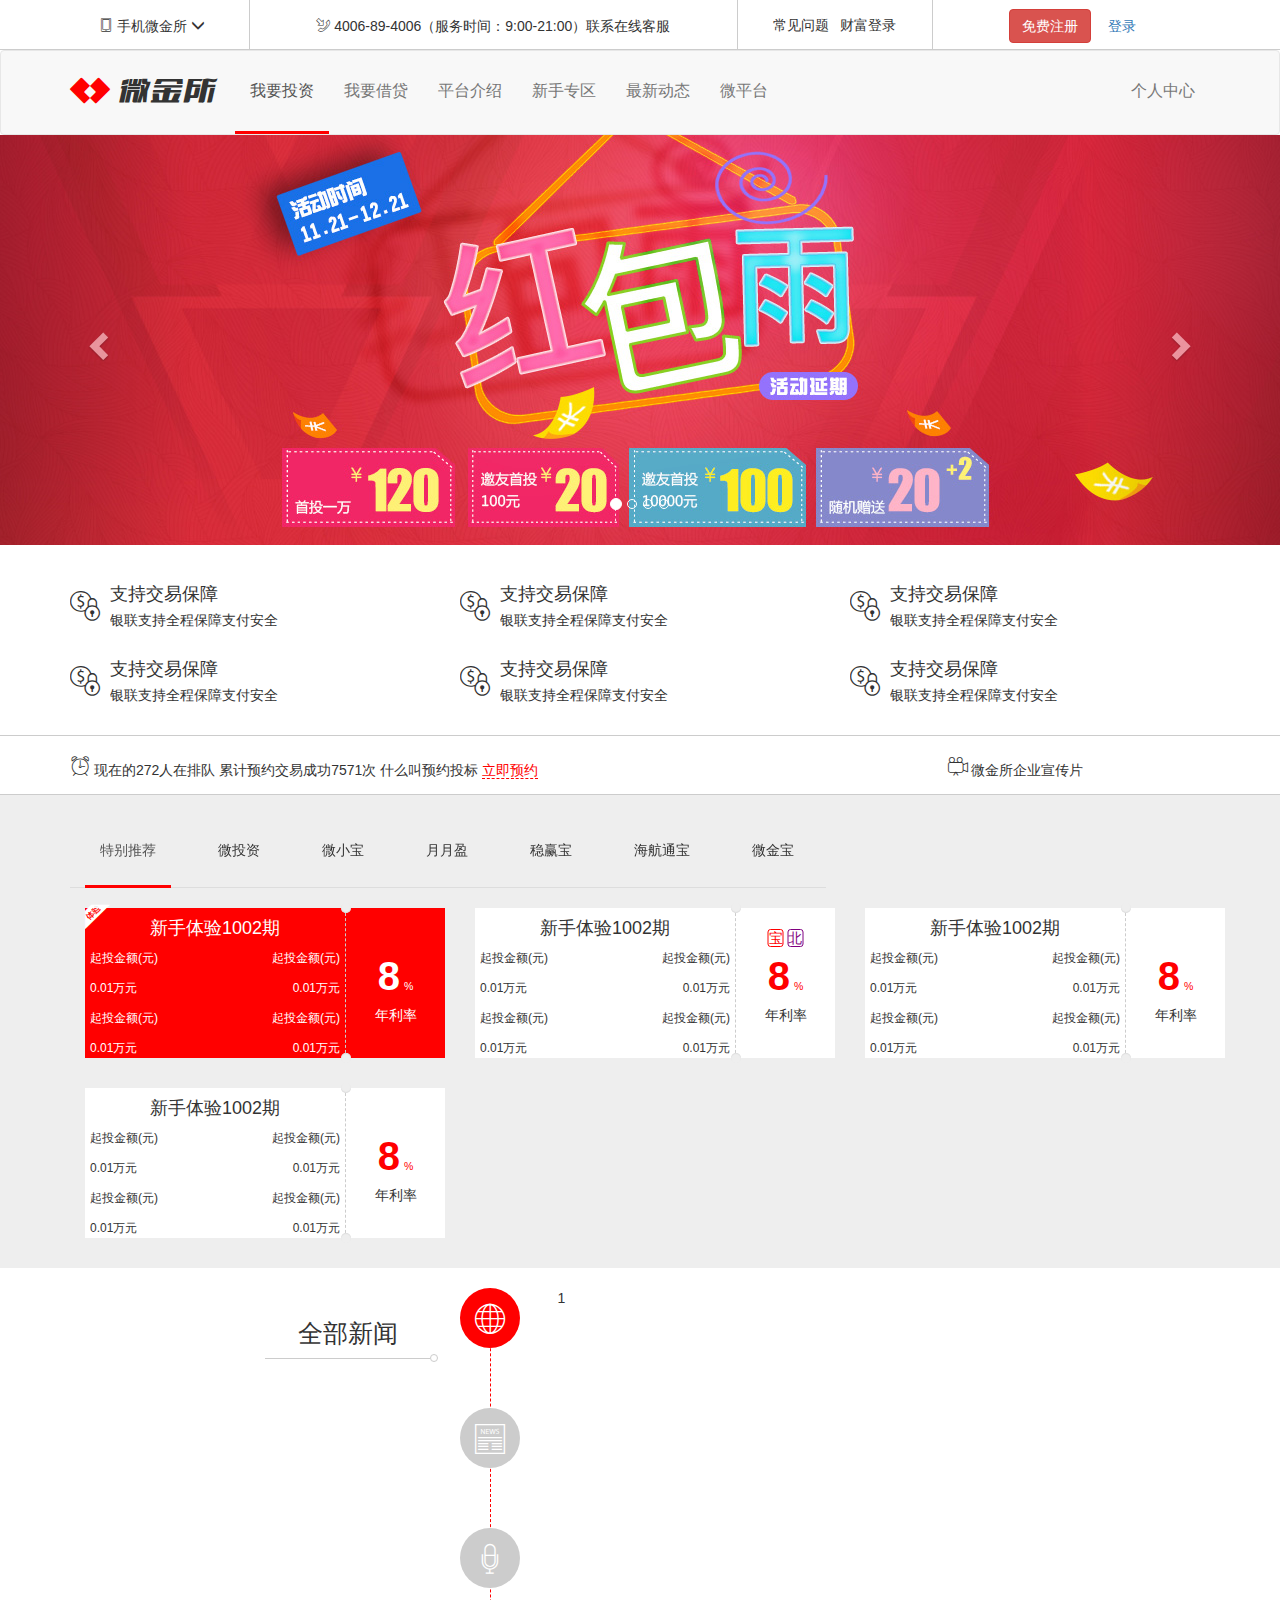
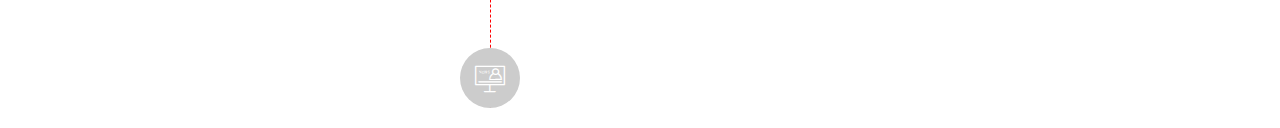
<file: index.html>
<!DOCTYPE html>
<html lang="en">

<head>
    <meta charset="UTF-8">
    <meta name="viewport" content="width=device-width, initial-scale=1.0">
    <meta http-equiv="X-UA-Compatible" content="ie=edge">
    <title>Document</title>
    <link rel="stylesheet" href="./lib/bootstrap/css/bootstrap.css">
    <!-- 引入公共样式文件 --字体图标-->
    <link rel="stylesheet" href="./css/base.css">
    <link rel="stylesheet" href="./css/wjs_index.css">
    <!-- 引入独立的导航条样式 -->
    <!-- <link rel="stylesheet" href="./css/wjs_nav.css"> -->
    <!-- [if lt IE 9] -->
    <script src="./lib/html5shiv/html5shiv-printshiv.min.js"></script>
    <script src="./lib/respond/respond.js"></script>
    <!-- [endif] -->
</head>

<body>
    <!-- 头部块 -->
    <header class="wjs_header hidden-xs hidden-sm">
        <div class="container">
            <div class="row">
                <div class="col-md-2">
                    <a href="javascript:;" class="wjs_code">
                        <span class="wjs_icon wjs_icon_phone"></span>
                        <span>手机微金所</span>
                        <span class="glyphicon glyphicon-menu-down"></span>
                        <img src="./images/code.jpg" alt="">
                    </a>
                </div>
                <div class="col-md-5">
                    <span class="wjs_icon wjs_icon_tel"></span>
                    <!-- 文字超出栅格大小时会引起换行 -->
                    <a href="javascript:;">4006-89-4006（服务时间：9:00-21:00）联系在线客服</a>
                </div>
                <div class="col-md-2">
                    <a href="javascript:;">常见问题</a>&nbsp;&nbsp;
                    <a href="javascript:;">财富登录</a>
                </div>
                <div class="col-md-3">
                    <button type="button" class="btn btn-danger">免费注册</button>
                    <button type="button" class="btn btn-link">登录</button>
                </div>
            </div>
        </div>
    </header>
    <!-- 导航条 -->
    <nav class="navbar navbar-default wjs_nav">
        <div class="container">
            <div class="navbar-header">
                <button type="button" class="navbar-toggle collapsed" data-toggle="collapse"
                    data-target="#bs-example-navbar-collapse-1" aria-expanded="false">
                    <span class="sr-only">Toggle navigation</span>
                    <span class="icon-bar"></span>
                    <span class="icon-bar"></span>
                    <span class="icon-bar"></span>
                </button>
                <a class="navbar-brand navbar-left" href="#">
                    <span class="wjs_icon wjs_icon_logo"></span>
                    <span class="wjs_icon wjs_icon_text"></span>
                </a>
            </div>

            <div class="collapse navbar-collapse" id="bs-example-navbar-collapse-1">
                <ul class="nav navbar-nav hidden-sm">
                    <li class="active"><a href="#">我要投资 <span class="sr-only">(current)</span></a></li>
                    <li><a href="#">我要借贷</a></li>
                    <li><a href="#">平台介绍</a></li>
                    <li><a href="#">新手专区</a></li>
                    <li><a href="#">最新动态</a></li>
                    <li><a href="#">微平台</a></li>
                </ul>

                <ul class="nav navbar-nav navbar-right">
                    <li><a href="#">个人中心</a></li>

                </ul>
            </div>
        </div>
    </nav>
    <!-- 轮播图 -->
    <div class="wjs_banner">
        <div id="carousel-example-generic" class="carousel slide" data-ride="carousel">
            <!-- Indicators -->
            <ol class="carousel-indicators">
                <li data-target="#carousel-example-generic" data-slide-to="0" class="active"></li>
                <li data-target="#carousel-example-generic" data-slide-to="1"></li>
                <li data-target="#carousel-example-generic" data-slide-to="2"></li>
                <li data-target="#carousel-example-generic" data-slide-to="3"></li>
            </ol>

            <!-- Wrapper for slides -->
            <div class="carousel-inner" role="listbox">
                <div class="item active" data-large-image="./images/slide_01_2000x410.jpg"
                    data-small-image="./images/slide_01_640x340.jpg">
                </div>
                <div class="item" data-large-image="./images/slide_02_2000x410.jpg"
                    data-small-image="./images/slide_02_640x340.jpg">
                </div>
                <div class="item" data-large-image="./images/slide_03_2000x410.jpg"
                    data-small-image="./images/slide_03_640x340.jpg">
                </div>
                <div class="item" data-large-image="./images/slide_04_2000x410.jpg"
                    data-small-image="./images/slide_04_640x340.jpg">
                </div>


            </div>

            <!-- Controls -->
            <a class="left carousel-control" href="#carousel-example-generic" role="button" data-slide="prev">
                <span class="glyphicon glyphicon-chevron-left" aria-hidden="true"></span>
                <span class="sr-only">Previous</span>
            </a>
            <a class="right carousel-control" href="#carousel-example-generic" role="button" data-slide="next">
                <span class="glyphicon glyphicon-chevron-right" aria-hidden="true"></span>
                <span class="sr-only">Next</span>
            </a>
        </div>
    </div>
    <!-- 信息块 -->
    <div class="wjs_info hidden-xs">
        <div class="container">
            <div class="row">
                <div class="col-sm-6 col-md-4">
                    <a href="javascript:;">
                        <div class="media">
                            <span class="media-left wjs_icon wjs_icon_E900"></span>
                            <div class="media-body">
                                <h4 class="media-heading">支持交易保障</h4>
                                <p>银联支持全程保障支付安全</p>
                            </div>
                        </div>
                    </a>
                </div>
                <div class="col-sm-6 col-md-4">
                    <a href="javascript:;">
                        <div class="media">
                            <span class="media-left wjs_icon wjs_icon_E900"></span>
                            <div class="media-body">
                                <h4 class="media-heading">支持交易保障</h4>
                                <p>银联支持全程保障支付安全</p>
                            </div>
                        </div>
                    </a>
                </div>
                <div class="col-sm-6 col-md-4">
                    <a href="javascript:;">
                        <div class="media">
                            <span class="media-left wjs_icon wjs_icon_E900"></span>
                            <div class="media-body">
                                <h4 class="media-heading">支持交易保障</h4>
                                <p>银联支持全程保障支付安全</p>
                            </div>
                        </div>
                    </a>
                </div>
                <div class="col-sm-6 col-md-4">
                    <a href="javascript:;">
                        <div class="media">
                            <span class="media-left wjs_icon wjs_icon_E900"></span>
                            <div class="media-body">
                                <h4 class="media-heading">支持交易保障</h4>
                                <p>银联支持全程保障支付安全</p>
                            </div>
                        </div>
                    </a>
                </div>
                <div class="col-sm-6 col-md-4">
                    <a href="javascript:;">
                        <div class="media">
                            <span class="media-left wjs_icon wjs_icon_E900"></span>
                            <div class="media-body">
                                <h4 class="media-heading">支持交易保障</h4>
                                <p>银联支持全程保障支付安全</p>
                            </div>
                        </div>
                    </a>
                </div>
                <div class="col-sm-6 col-md-4">
                    <a href="javascript:;">
                        <div class="media">
                            <span class="media-left wjs_icon wjs_icon_E900"></span>
                            <div class="media-body">
                                <h4 class="media-heading">支持交易保障</h4>
                                <p>银联支持全程保障支付安全</p>
                            </div>
                        </div>
                    </a>
                </div>

            </div>
        </div>
    </div>
    <!-- 预约块 -->
    <div class="wjs_reverse hidden-xs">
        <div class="container">
            <div class="row">
                <div class="col-sm-9">
                    <span class="wjs_icon wjs_icon_E906"></span>
                    现在的272人在排队 累计预约交易成功7571次
                    <a href="javascript:;">什么叫预约投标</a>
                    <a href="javascript:;" class="reverse_now">立即预约</a>
                </div>
                <div class="col-sm-3">
                    <span class="wjs_icon wjs_icon_E905"></span>
                    <a href="javascript:;">微金所企业宣传片</a>
                </div>
            </div>

        </div>
    </div>
    <!-- 产品块 -->
    <div class="wjs_product">
        <div class="container">
            <div class="tabs_parent">
                <ul class="nav nav-tabs" role="tablist">
                    <li role="presentation" class="active">
                        <a href="#p1" aria-controls="p1" role="tab" data-toggle="tab">特别推荐</a>
                    </li>
                    <li role="presentation">
                        <a href="#p2" aria-controls="p2" role="tab" data-toggle="tab">微投资</a>
                    </li>
                    <li role="presentation">
                        <a href="#p3" aria-controls="p3" role="tab" data-toggle="tab">微小宝</a>
                    </li>
                    <li role="presentation">
                        <a href="#p4" aria-controls="p4" role="tab" data-toggle="tab">月月盈</a>
                    </li>
                    <li role="presentation">
                        <a href="#p5" aria-controls="p5" role="tab" data-toggle="tab">稳赢宝</a>
                    </li>
                    <li role="presentation">
                        <a href="#p6" aria-controls="p6" role="tab" data-toggle="tab">海航通宝</a>
                    </li>
                    <li role="presentation">
                        <a href="#p7" aria-controls="p7" role="tab" data-toggle="tab">微金宝</a>
                    </li>
                </ul>
            </div>
          
            

            <!-- Tab panes -->
            <div class="tab-content">
                <div role="tabpanel" class="tab-pane active" id="p1">
                    <div class="container">
                        <div class="row">
                            <div class="col-xs-12 col-sm-6 col-md-4">
                                <div class="wjs_pBox active">
                                    <div class="wjs_pLeft">
                                        <p>新手体验1002期</p>
                                        <div class="row">
                                            <div class="col-sm-6">
                                                <p>起投金额(元)</p>
                                                <p>0.01万元</p>
                                            </div>
                                            <div class="col-sm-6">
                                                <p>起投金额(元)</p>
                                                <p>0.01万元</p>
                                            </div>
                                            <div class="col-sm-6">
                                                <p>起投金额(元)</p>
                                                <p>0.01万元</p>
                                            </div>
                                            <div class="col-sm-6">
                                                <p>起投金额(元)</p>
                                                <p>0.01万元</p>
                                            </div>
                                            
                                        </div>
                                    </div>
                                    <div class="wjs_pRight">
                                        <b>8</b>
                                        <sub>%</sub>
                                        <p>年利率</p>
                                    </div>
                                </div>
                            </div>
                            <div class="col-xs-12 col-sm-6 col-md-4">
                                <div class="wjs_pBox">
                                    <div class="wjs_pLeft">
                                        <p>新手体验1002期</p>
                                        <div class="row">
                                            <div class="col-sm-6">
                                                <p>起投金额(元)</p>
                                                <p>0.01万元</p>
                                            </div>
                                            <div class="col-sm-6">
                                                <p>起投金额(元)</p>
                                                <p>0.01万元</p>
                                            </div>
                                            <div class="col-sm-6">
                                                <p>起投金额(元)</p>
                                                <p>0.01万元</p>
                                            </div>
                                            <div class="col-sm-6">
                                                <p>起投金额(元)</p>
                                                <p>0.01万元</p>
                                            </div>
                                            
                                        </div>
                                    </div>
                                    <div class="wjs_pRight">
                                        <div class="wjs_tips">
                                            <!-- <span>宝</span> -->
                                            <span data-toggle="tooltip" data-placement="top" title="微金宝">宝</span>
                                            <span data-toggle="tooltip" data-placement="top" title="北京">北</span>
                                            <!-- <span>北</span> -->
                                        </div>
                                        <b>8</b>
                                        <sub>%</sub>
                                        <p>年利率</p>
                                    </div>
                                </div>
                            </div>
                            <div class="col-xs-12 col-sm-6 col-md-4">
                                <div class="wjs_pBox">
                                    <div class="wjs_pLeft">
                                        <p>新手体验1002期</p>
                                        <div class="row">
                                            <div class="col-sm-6">
                                                <p>起投金额(元)</p>
                                                <p>0.01万元</p>
                                            </div>
                                            <div class="col-sm-6">
                                                <p>起投金额(元)</p>
                                                <p>0.01万元</p>
                                            </div>
                                            <div class="col-sm-6">
                                                <p>起投金额(元)</p>
                                                <p>0.01万元</p>
                                            </div>
                                            <div class="col-sm-6">
                                                <p>起投金额(元)</p>
                                                <p>0.01万元</p>
                                            </div>
                                            
                                        </div>
                                    </div>
                                    <div class="wjs_pRight">
                                        <b>8</b>
                                        <sub>%</sub>
                                        <p>年利率</p>
                                    </div>
                                </div>
                            </div>
                            <div class="col-xs-12 col-sm-6 col-md-4">
                                <div class="wjs_pBox">
                                    <div class="wjs_pLeft">
                                        <p>新手体验1002期</p>
                                        <div class="row">
                                            <div class="col-sm-6">
                                                <p>起投金额(元)</p>
                                                <p>0.01万元</p>
                                            </div>
                                            <div class="col-sm-6">
                                                <p>起投金额(元)</p>
                                                <p>0.01万元</p>
                                            </div>
                                            <div class="col-sm-6">
                                                <p>起投金额(元)</p>
                                                <p>0.01万元</p>
                                            </div>
                                            <div class="col-sm-6">
                                                <p>起投金额(元)</p>
                                                <p>0.01万元</p>
                                            </div>
                                            
                                        </div>
                                    </div>
                                    <div class="wjs_pRight">
                                        <b>8</b>
                                        <sub>%</sub>
                                        <p>年利率</p>
                                    </div>
                                </div>
                            </div>
                        </div>
                    </div>
                </div>
                <div role="tabpanel" class="tab-pane" id="p2">...</div>
                <div role="tabpanel" class="tab-pane" id="p3">...</div>
                <div role="tabpanel" class="tab-pane" id="p4">...</div>
                <div role="tabpanel" class="tab-pane" id="p5">...</div>
                <div role="tabpanel" class="tab-pane" id="p6">...</div>
                <div role="tabpanel" class="tab-pane" id="p7">...</div>
            </div>

        </div>
    </div>
    <!-- 新闻块 -->
    <div class="wjs_news">
        <div class="container">
            <div class="row">
                <div class="col-md-2 col-md-offset-2">
                    <h3 class="wjs_nTitle">全部新闻</h3>
                </div>
                <div class="col-md-1">
                    <div class="wjs_newsLine hidden-xs hidden-sm"></div>
                    <ul class="nav nav-tabs" role="tablist">
                        <li role="presentation" class="active"><a href="#home" aria-controls="home" role="tab" data-toggle="tab"><span class="wjs_icon wjs_icon_new01"></span></a></li>
                        <li role="presentation"><a href="#profile" aria-controls="profile" role="tab" data-toggle="tab"><span class="wjs_icon wjs_icon_new02"></span></a></li>
                        <li role="presentation"><a href="#messages" aria-controls="messages" role="tab" data-toggle="tab"><span class="wjs_icon wjs_icon_new03"></span></a></li>
                        <li role="presentation"><a href="#settings" aria-controls="settings" role="tab" data-toggle="tab"><span class="wjs_icon wjs_icon_new04"></span></a></li>
                      </ul>
                </div>
                <div class="col-md-7">
                    <div class="tab-content">
                        <div role="tabpanel" class="tab-pane active" id="home">1</div>
                        <div role="tabpanel" class="tab-pane" id="profile">2</div>
                        <div role="tabpanel" class="tab-pane" id="messages">3</div>
                        <div role="tabpanel" class="tab-pane" id="settings">4</div>
                      </div>
                </div>
            </div>
        </div>
    </div>
    <!-- 合作伙伴 -->
    <footer class="wjs_partner"></footer>

    <script src="./lib/jquery/jquery.min.js"></script>
    <script src="./lib/bootstrap/js/bootstrap.min.js"></script>
    <script src="./lib/iscroll.js"></script>
    <script src="wjs_index.js"></script>
</body>

</html>
</file>
<file: css/base.css>
/*公共css样式*/
body{
    font-family: "Microsoft YaHei",sans-serif;
    font-size: 14px;
    color: #333;
}
a{
    text-decoration: none;
    color: #333;
}
a:hover{
    text-decoration: none;
    color: #333;
}
/*左边距*/
.m_l10{
    margin-left: 10px;
}
/*右边距*/
.m_r10{
    margin-right: 10px;
}
/*自定义字体*/
@font-face {
    font-family: 'wjs';
    src: url('../fonts/MiFie-Web-Font.eot'); /* IE9*/
    src: url('../fonts/MiFie-Web-Font.eot') format('embedded-opentype'), /* IE6-IE8 */
    url('../fonts/MiFie-Web-Font.woff') format('woff'), /* chrome、firefox */
    url('../fonts/MiFie-Web-Font.ttf') format('truetype'), /* chrome、firefox、opera、Safari, Android, iOS 4.2+*/
    url('../fonts/MiFie-Web-Font.svg') format('svg'); /* iOS 4.1- */
}
/*自定义字体使用样式*/
.wjs_icon{
    font-family: wjs;
}

/*手机图标对应的编码*/
.wjs_icon_phone::before{
    content: "\e908";
}
/*电话图标对应的编码*/
.wjs_icon_tel::before{
    content: "\e909";
    font-size: 14px;
}
/*wjs logo*/
.wjs_icon_logo::before{
    content: "\e920";
}
/*wjs 文本*/
.wjs_icon_text::before{
    content: "\e93e";
}
.wjs_icon_new01::before{
    content: "\e90e";
}
.wjs_icon_new02::before{
    content: "\e90f";
}
.wjs_icon_new03::before{
    content: "\e910";
}
.wjs_icon_new04::before{
    content: "\e911";
}
.wjs_icon_partner01::before{
    content:"\e946";
}
.wjs_icon_partner02::before{
    content: "\e92f";
}
.wjs_icon_partner03::before{
    content: "\e92e";
}
.wjs_icon_partner04::before{
    content: "\e92a";
}
.wjs_icon_partner05::before{
    content: "\e929";
}
.wjs_icon_partner06::before{
    content: "\e931";
}
.wjs_icon_partner07::before{
    content: "\e92c";
}
.wjs_icon_partner08::before{
    content: "\e92b";
}
.wjs_icon_partner09::before{
    content: "\e92d";
}
.wjs_iconn_E903::before{
    content: "\e903";
}
.wjs_icon_E906::before{
    content: "\e906";
}
.wjs_icon_E905::before{
    content: "\e905";
}
.wjs_icon_E907::before{
    content: "\e907";
}
.wjs_icon_E901::before{
    content: "\e901";
}
.wjs_icon_E900::before{
    content: "\e900";
}
.wjs_icon_E904::before{
    content: "\e904";
}
.wjs_icon_E902::before{
    content: "\e902";
}
.wjs_icon_E906::before{
    content: "\e906";
}
</file>
<file: css/wjs_index.css>
/* 定义变量 */
/*让body标签成为一个弹性盒子容器，并让容器里面的子元素都垂直排列*/
body {
  display: flex;
  flex-flow: column;
}
.wjs_header {
  height: 50px;
  line-height: 50px;
  border-bottom: 1px solid #ccc;
}
.wjs_header .row {
  height: 100%;
  text-align: center;
}
.wjs_header .row > div:nth-of-type(-n+3) {
  border-right: 1px solid #ccc;
}
.wjs_header .row > div:nth-of-type(-n+3) > .wjs_code {
  position: relative;
  display: block;
}
.wjs_header .row > div:nth-of-type(-n+3) > .wjs_code > img {
  display: none;
  position: absolute;
  top: 49px;
  left: 50%;
  transform: translateX(-50%);
  border: 1px solid #ccc;
  border-top: none;
  z-index: 999;
}
.wjs_header .row > div:nth-of-type(-n+3) > .wjs_code:hover > img {
  display: block;
}
.wjs_header .row > div:net-last-of-type(1) > .btn-danger {
  background-color: red;
  border: red;
}
.wjs_header .row > div:net-last-of-type(1) > .btn {
  padding: 3px 15px;
}
.wjs_header .row > div:net-last-of-type(1) > .btn-link {
  color: #ccc;
}
/* 导航样式 */
.wjs_nav {
  float: left;
  width: 100%;
  /* 修改导航项的样式 */
}
.wjs_nav.navbar {
  margin-bottom: 0;
}
.wjs_nav .navbar-brand {
  height: 80px;
  line-height: 50px;
}
.wjs_nav .navbar-brand > .wjs_icon {
  font-size: 40px;
}
.wjs_nav .navbar-brand span:first-of-type {
  color: red;
}
.wjs_nav .navbar-brand span:last-of-type {
  color: #333;
}
.wjs_nav .navbar-nav > li > a {
  line-height: 50px;
  font-size: 16px;
}
.wjs_nav .navbar-nav > li > a:hover,
.wjs_nav .navbar-nav > li a:focus {
  color: #777;
  border-bottom: 3px solid red;
}
.wjs_nav .navbar-nav .active > a,
.wjs_nav .navbar-nav .active a:hover,
.wjs_nav .navbar-nav .active a:focus {
  background-color: transparent;
  border-bottom: 3px solid red;
}
.wjs_nav .navbar-toggle {
  margin-top: 23px;
}
/* 轮播图 */
.wjs_banner {
  /* position: relative; */
  /* 当body设置成了弹性盒子，
    里面的每个盒子里的元素不会相互影响
    所以不用定位元素的溢出问题 */
  /* .carousel-control{
       height: 410px;
       top: auto;
    } */
}
.wjs_banner .mobileImg {
  width: 100%;
  display: block;
}
.wjs_banner .mobileImg > img {
  width: 100%;
  display: block;
}
.wjs_banner .pcImg {
  width: 100%;
  height: 410px;
  display: block;
  background-position: center center;
  background-size: cover;
}
/* 信息块样式 */
.wjs_info {
  padding: 20px;
}
.wjs_info .wjs_icon {
  font-size: 30px;
}
.wjs_info .row > div {
  margin-top: 20px;
}
.wjs_info .row > div > a:hover {
  color: red;
}
/* 预约块 */
.wjs_reverse {
  height: 60px;
  line-height: 60px;
  border-top: 1px solid #ccc;
  border-bottom: 1px solid #ccc;
}
.wjs_reverse .wjs_icon {
  font-size: 20px;
}
.wjs_reverse .reverse_now {
  color: red;
  border-bottom: 1px dashed red;
}
.wjs_reverse a:hover {
  color: red;
}
/* 产品块 */
.wjs_product {
  background-color: #eee;
  padding: 20px;
  /* 导航项样式 */
  /* 产品详细信息 */
}
.wjs_product .tabs_parent {
  width: 100%;
  overflow: hidden;
}
.wjs_product .nav-tabs > li {
  margin-bottom: none;
  padding: 0px 15px;
}
.wjs_product .nav-tabs > li > a {
  line-height: 50px;
  border: none;
  border-radius: 0px;
  background-color: transparent;
}
.wjs_product .nav-tabs > li > a:hover {
  border-bottom: 3px solid red;
}
.wjs_product .nav-tabs > li.active > a,
.wjs_product .nav-tabs > li.active a:hover,
.wjs_product .nav-tabs > li.active a:focus {
  border: none;
  border-radius: 0px;
  background-color: transparent;
  border-bottom: 3px solid red;
}
.wjs_product .wjs_pBox {
  height: 150px;
  margin-top: 20px;
  background-color: #fff;
  /* 设置当前active样式 */
}
.wjs_product .wjs_pBox .wjs_pLeft {
  height: 150px;
  margin-right: 100px;
  padding-top: 10px;
  font-size: 12px;
  line-height: 20px;
}
.wjs_product .wjs_pBox .wjs_pLeft > p {
  width: 100%;
  text-align: center;
  font-size: 18px;
}
.wjs_product .wjs_pBox .wjs_pLeft .row {
  margin-right: -10px;
  margin-left: -10px;
}
.wjs_product .wjs_pBox .wjs_pLeft .row > div:nth-of-type(even) {
  text-align: right;
  float: right;
}
.wjs_product .wjs_pBox .wjs_pLeft .row > div {
  width: 50%;
  display: inline-block;
}
.wjs_product .wjs_pBox .wjs_pRight {
  height: 150px;
  position: absolute;
  width: 100px;
  top: 20px;
  right: 15px;
  border-left: 1px dashed #ccc;
  text-align: center;
  padding-top: 40px;
}
.wjs_product .wjs_pBox .wjs_pRight .wjs_tips {
  width: 100%;
  position: absolute;
  left: 50%;
  top: 20px;
  transform: translateX(-50%);
}
.wjs_product .wjs_pBox .wjs_pRight .wjs_tips > span {
  cursor: pointer;
}
.wjs_product .wjs_pBox .wjs_pRight .wjs_tips > span:first-of-type {
  color: red;
  border: 1px solid red;
  border-radius: 3px;
}
.wjs_product .wjs_pBox .wjs_pRight .wjs_tips > span:last-of-type {
  color: purple;
  border: 1px solid purple;
  border-radius: 3px;
}
.wjs_product .wjs_pBox .wjs_pRight > b {
  font-size: 40px;
  color: red;
}
.wjs_product .wjs_pBox .wjs_pRight > sub {
  bottom: 0;
  color: red;
}
.wjs_product .wjs_pBox .wjs_pRight:before,
.wjs_product .wjs_pBox .wjs_pRight:after {
  content: "";
  width: 10px;
  height: 10px;
  border-radius: 50%;
  background-color: #eee;
  position: absolute;
  left: -5px;
}
.wjs_product .wjs_pBox .wjs_pRight:before {
  top: -5px;
  box-shadow: 0px -1px 1px #ddd inset;
}
.wjs_product .wjs_pBox .wjs_pRight::after {
  bottom: -5px;
  box-shadow: 0px 1px 1px #ddd inset;
}
.wjs_product .wjs_pBox.active {
  background-color: red;
}
.wjs_product .wjs_pBox.active > .wjs_pRight > b,
.wjs_product .wjs_pBox.active > .wjs_pRight sub,
.wjs_product .wjs_pBox.active > .wjs_pRight p {
  color: #fff;
}
.wjs_product .wjs_pBox.active > .wjs_pLeft {
  color: #fff;
  position: relative;
  /* 利用伪元素添加左上角标识 */
}
.wjs_product .wjs_pBox.active > .wjs_pLeft::before {
  content: "\e915";
  /* 一定要设置字体 */
  font-family: "wjs";
  position: absolute;
  left: 0;
  top: 0;
  font-size: 25px;
}
/* 新闻块样式 */
.wjs_news {
  padding: 20px;
}
.wjs_news .wjs_nTitle {
  line-height: 50px;
  font-size: 25px;
  border-bottom: 1px solid #ccc;
  text-align: center;
  position: relative;
}
.wjs_news .wjs_nTitle::before {
  content: "";
  width: 8px;
  height: 8px;
  border-radius: 4px;
  border: 1px solid #ccc;
  position: absolute;
  bottom: -4px;
  right: -8px;
}
.wjs_news .wjs_newsLine {
  width: 2px;
  height: 100%;
  border-left: 1px dashed red;
  position: absolute;
  top: 0;
  left: 45px;
}
.wjs_news .nav-tabs {
  border-bottom: none;
  position: relative;
  /* 添加虚线伪元素 */
  /* &::before{
            content: "";
            width: 1px;
            height: 100%;
            border-left: 1px solid @baseColor;
            position: absolute;
        } */
}
.wjs_news .nav-tabs > li {
  margin-bottom: 60px;
}
.wjs_news .nav-tabs > li > a {
  width: 60px;
  height: 60px;
  border-radius: 50%;
  background-color: #ccc;
  border: none;
}
.wjs_news .nav-tabs > li > a:hover {
  border: none;
  background-color: red;
}
.wjs_news .nav-tabs > li.active > a,
.wjs_news .nav-tabs > li.active a:hover,
.wjs_news .nav-tabs > li.active a:focus {
  border: none;
  background-color: red;
}
.wjs_news .nav-tabs > li .wjs_icon {
  font-size: 30px;
  color: #fff;
}
.wjs_news .nav-tabs > li:last-of-type {
  margin-bottom: 0;
}
@media screen and (min-width: 768px) and (max-width: 992px) {
  .wjs_news .nav-tabs > li {
    margin: 20px 30px;
  }
}
@media screen and (max-width: 768px) {
  .wjs_news .nav-tabs > li {
    margin: 20px 0px;
    width: 25%;
  }
}
</file>
<file: css/wjs_nav.css>
.navbar-default {
    background-color: #f8f8f8;
    border-color: #e7e7e7;
  }
  .navbar-default .navbar-brand {
    color: #777;
  }
  .navbar-default .navbar-brand:hover,
  .navbar-default .navbar-brand:focus {
    color: #5e5e5e;
    background-color: transparent;
  }
  .navbar-default .navbar-text {
    color: #777;
  }
  .navbar-default .navbar-nav > li > a {
    color: #777;
  }
  .navbar-default .navbar-nav > li > a:hover,
  .navbar-default .navbar-nav > li > a:focus {
    color: #333;
    background-color: transparent;
  }
  .navbar-default .navbar-nav > .active > a,
  .navbar-default .navbar-nav > .active > a:hover,
  .navbar-default .navbar-nav > .active > a:focus {
    color: #555;
    background-color: #e7e7e7;
  }
  .navbar-default .navbar-nav > .disabled > a,
  .navbar-default .navbar-nav > .disabled > a:hover,
  .navbar-default .navbar-nav > .disabled > a:focus {
    color: #ccc;
    background-color: transparent;
  }
  .navbar-default .navbar-toggle {
    border-color: #ddd;
  }
  .navbar-default .navbar-toggle:hover,
  .navbar-default .navbar-toggle:focus {
    background-color: #ddd;
  }
  .navbar-default .navbar-toggle .icon-bar {
    background-color: #888;
  }
  .navbar-default .navbar-collapse,
  .navbar-default .navbar-form {
    border-color: #e7e7e7;
  }
  .navbar-default .navbar-nav > .open > a,
  .navbar-default .navbar-nav > .open > a:hover,
  .navbar-default .navbar-nav > .open > a:focus {
    color: #555;
    background-color: #e7e7e7;
  }
  @media (max-width: 767px) {
    .navbar-default .navbar-nav .open .dropdown-menu > li > a {
      color: #777;
    }
    .navbar-default .navbar-nav .open .dropdown-menu > li > a:hover,
    .navbar-default .navbar-nav .open .dropdown-menu > li > a:focus {
      color: #333;
      background-color: transparent;
    }
    .navbar-default .navbar-nav .open .dropdown-menu > .active > a,
    .navbar-default .navbar-nav .open .dropdown-menu > .active > a:hover,
    .navbar-default .navbar-nav .open .dropdown-menu > .active > a:focus {
      color: #555;
      background-color: #e7e7e7;
    }
    .navbar-default .navbar-nav .open .dropdown-menu > .disabled > a,
    .navbar-default .navbar-nav .open .dropdown-menu > .disabled > a:hover,
    .navbar-default .navbar-nav .open .dropdown-menu > .disabled > a:focus {
      color: #ccc;
      background-color: transparent;
    }
  }
  .navbar-default .navbar-link {
    color: #777;
  }
  .navbar-default .navbar-link:hover {
    color: #333;
  }
  .navbar-default .btn-link {
    color: #777;
  }
  .navbar-default .btn-link:hover,
  .navbar-default .btn-link:focus {
    color: #333;
  }
  .navbar-default .btn-link[disabled]:hover,
  fieldset[disabled] .navbar-default .btn-link:hover,
  .navbar-default .btn-link[disabled]:focus,
  fieldset[disabled] .navbar-default .btn-link:focus {
    color: #ccc;
  }
</file>
